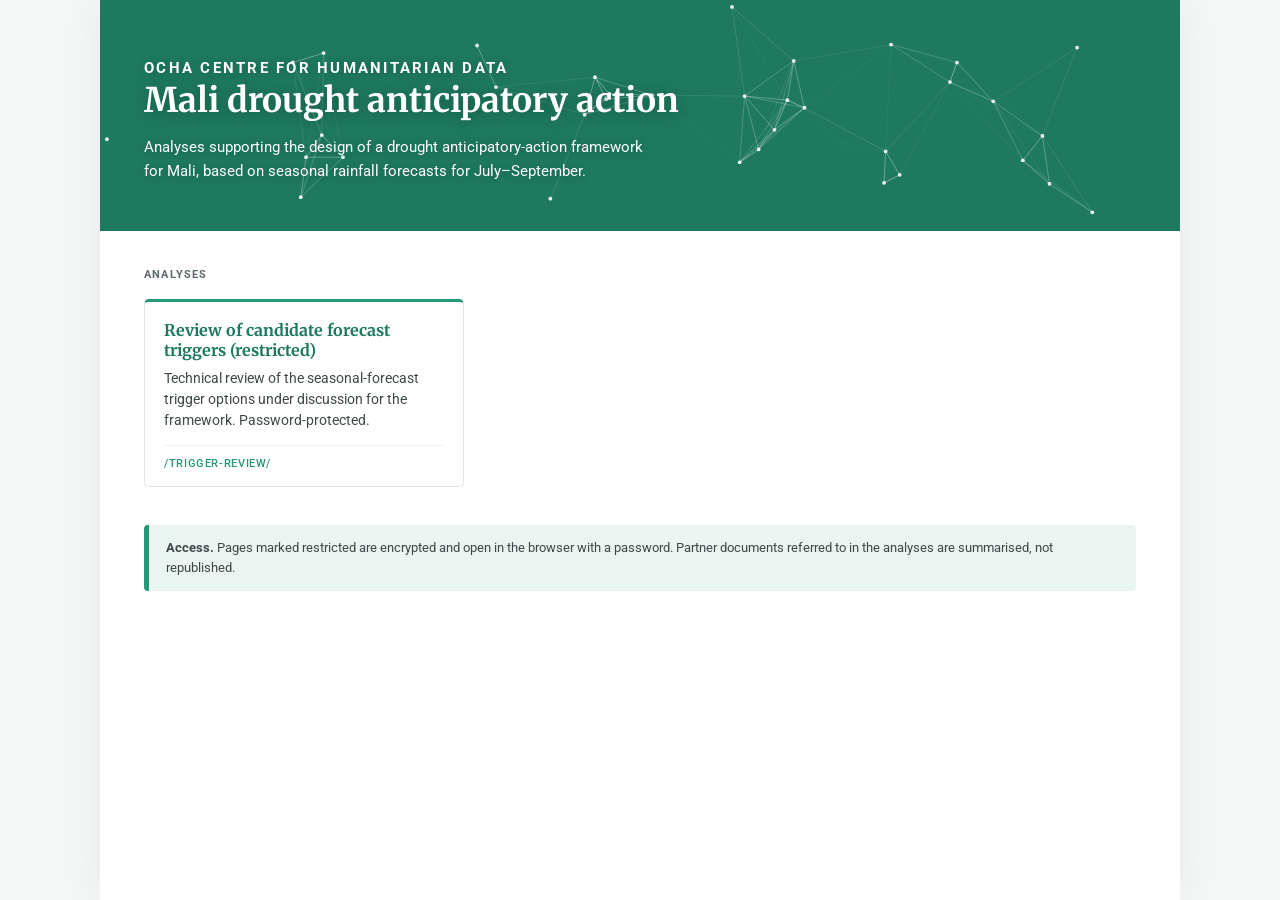
<file: pages/index.html>
<!DOCTYPE html>
<html lang="en">
<head>
<meta charset="utf-8">
<meta name="viewport" content="width=device-width, initial-scale=1">
<title>Mali drought anticipatory action — OCHA Centre for Humanitarian Data</title>
<meta name="description" content="Analyses for the Mali drought anticipatory-action framework.">
<link rel="preconnect" href="https://fonts.googleapis.com">
<link rel="preconnect" href="https://fonts.gstatic.com" crossorigin>
<link href="https://fonts.googleapis.com/css2?family=Merriweather:wght@700&family=Roboto:wght@400;500;700&display=swap" rel="stylesheet">
<link rel="stylesheet" href="assets/site.css">
</head>
<body>
<div class="wrap">

  <header class="hero">
    <canvas id="bg" aria-hidden="true"></canvas>
    <div class="inner">
      <p class="eyebrow">OCHA Centre for Humanitarian Data</p>
      <h1>Mali drought anticipatory action</h1>
      <p>Analyses supporting the design of a drought anticipatory-action framework for Mali,
         based on seasonal rainfall forecasts for July–September.</p>
    </div>
  </header>

  <main>
    <p class="label">Analyses</p>
    <div class="grid">

      <a class="k" href="trigger-review/">
        <h2>Review of candidate forecast triggers (restricted)</h2>
        <p>Technical review of the seasonal-forecast trigger options under discussion for the
           framework. Password-protected.</p>
        <span class="foot"><em>/trigger-review/</em></span>
      </a>

    </div>
  </main>

  <div class="note">
    <p><strong>Access.</strong> Pages marked restricted are encrypted and open in the browser
       with a password. Partner documents referred to in the analyses are summarised, not
       republished.</p>
  </div>

</div>

<script src="assets/hero.js" defer></script>
</body>
</html>
</file>
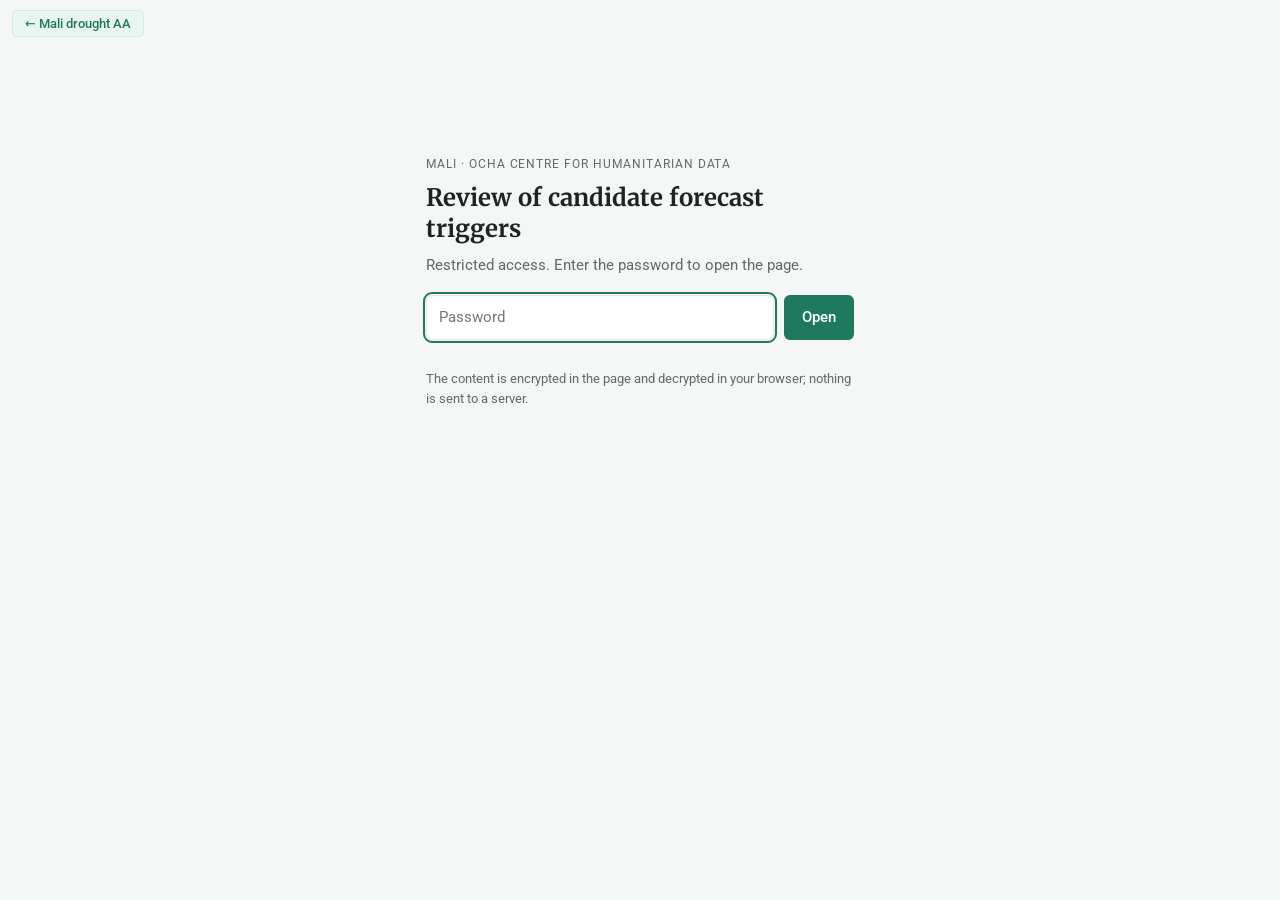
<file: pages/trigger-review/index.html>
<!DOCTYPE html>
<html lang="en">
<head>
<meta charset="utf-8">
<meta name="viewport" content="width=device-width, initial-scale=1">
<meta name="robots" content="noindex, nofollow">
<title>Mali drought · review of candidate forecast triggers</title>
<link rel="preconnect" href="https://fonts.googleapis.com">
<link rel="preconnect" href="https://fonts.gstatic.com" crossorigin>
<link href="https://fonts.googleapis.com/css2?family=Merriweather:wght@700&family=Roboto:wght@400;500;700&display=swap" rel="stylesheet">
<style>
  :root { color-scheme: light; --b6:#1e795f; --b05:#e9f5f1; --b1:#d4eae4;
    --n9:#1f2324; --n7:#5e6a6b; --n15:#e2e8e8; --n05:#f5f7f7; --e6:#9d372b; }
  * { box-sizing: border-box; }
  body { margin: 0; background: var(--n05); color: var(--n9); font: 400 15px/1.55 'Roboto', system-ui, sans-serif; }
  .home-link { display: inline-block; margin: 10px 12px; padding: 6px 12px; font: 500 13px/1 'Roboto', system-ui, sans-serif;
    color: var(--b6); background: var(--b05); border: 1px solid var(--b1); border-radius: 4px; text-decoration: none; }
  .home-link:hover { background: var(--b1); }
  .gate { max-width: 460px; margin: 12vh auto 0; padding: 0 16px; }
  .kicker { font-size: 12px; text-transform: uppercase; letter-spacing: .08em; color: var(--n7); margin: 0 0 8px; }
  h1 { font-family: 'Merriweather', Georgia, serif; font-size: 24px; line-height: 1.3; margin: 0 0 10px; }
  p { color: var(--n7); margin: 0 0 12px; }
  form { display: flex; gap: 10px; margin: 18px 0 10px; }
  input { flex: 1; font: inherit; padding: 10px 12px; border-radius: 6px; border: 1.5px solid var(--n15); background: #fff; color: var(--n9); }
  input:focus { outline: 2px solid var(--b6); outline-offset: 1px; }
  button { font: inherit; font-weight: 500; padding: 10px 18px; border-radius: 6px; border: 0; background: var(--b6); color: #fff; cursor: pointer; }
  button:disabled { opacity: .5; cursor: wait; }
  .err { color: var(--e6); font-size: 14px; min-height: 1.3em; margin: 0; }
  .lock { font-size: 13px; }
  [hidden] { display: none !important; }
</style>
</head>
<body>
<a class="home-link" href="../">← Mali drought AA</a>
<div class="gate" id="gate">
  <p class="kicker">Mali · OCHA Centre for Humanitarian Data</p>
  <h1>Review of candidate forecast triggers</h1>
  <p>Restricted access. Enter the password to open the page.</p>
  <form id="f" autocomplete="off">
    <input id="pw" type="password" placeholder="Password" aria-label="Password" required>
    <button id="go" type="submit">Open</button>
  </form>
  <p class="err" id="err" role="alert"></p>
  <p class="lock">The content is encrypted in the page and decrypted in your browser; nothing is sent to a server.</p>
</div>
<script>
var ITER=300000, KEY='mli-trigger-review';
function b64(s){var b=atob(s.replace(/\s+/g,"")),u=new Uint8Array(b.length);for(var i=0;i<b.length;i++)u[i]=b.charCodeAt(i);return u;}
async function decryptPage(pw){
  var raw=b64(await (await fetch('page.enc',{cache:'no-cache'})).text());
  var salt=raw.slice(0,16),iv=raw.slice(16,28),ct=raw.slice(28);
  var km=await crypto.subtle.importKey('raw',new TextEncoder().encode(pw),'PBKDF2',false,['deriveKey']);
  var key=await crypto.subtle.deriveKey({name:'PBKDF2',salt:salt,iterations:ITER,hash:'SHA-256'},km,{name:'AES-GCM',length:256},false,['decrypt']);
  return new TextDecoder().decode(await crypto.subtle.decrypt({name:'AES-GCM',iv:iv},key,ct));
}
async function attempt(pw,fromStore){
  var btn=document.getElementById('go'),err=document.getElementById('err');
  btn.disabled=true; err.textContent='';
  try{
    var html=await decryptPage(pw);
    try{ sessionStorage.setItem(KEY,pw); }catch(e){}
    document.open(); document.write(html); document.close();
  }catch(e){
    try{ sessionStorage.removeItem(KEY); }catch(_){}
    document.getElementById('gate').hidden=false;
    if(!fromStore){ err.textContent='Wrong password.'; document.getElementById('pw').select(); }
    btn.disabled=false;
  }
}
document.getElementById('f').addEventListener('submit',function(e){e.preventDefault(); attempt(document.getElementById('pw').value,false);});
var st=null; try{ st=sessionStorage.getItem(KEY); }catch(e){}
if(st){ document.getElementById('gate').hidden=true; attempt(st,true); } else { document.getElementById('pw').focus(); }
</script>
</body>
</html>
</file>
<file: pages/assets/site.css>
/* HDX v2 design tokens, copied from OCHA-DAP/ds-seas5-skill pages/assets/site.css (lineage:
 * ds-storm-impact-harmonisation → ds-geospatial-impact-estimates → ds-seas5-skill) so the team's Pages sites read as one
 * system. Copied via OCHA-DAP/ds-aa-bfa-drought. The restricted page carries its own gate styles.
 *
 * Light mode only, matching the reference: there is deliberately no prefers-color-scheme rule.
 * The only media queries are the 640px breakpoint and prefers-reduced-motion. */
:root {
  --b5:#269777; --b6:#1e795f; --b7:#18614c; --b05:#e9f5f1; --b1:#d4eae4;
  --n9:#1f2324; --n8:#3f4748; --n7:#5e6a6b; --n05:#f5f7f7;
}
* { box-sizing:border-box; }
body {
  margin:0; background:var(--n05); color:var(--n9);
  font-family:'Roboto',system-ui,-apple-system,'Segoe UI','Helvetica Neue',Arial,sans-serif;
  line-height:1.5;
}
.wrap { max-width:1080px; margin:0 auto; background:#fff; min-height:100vh;
        box-shadow:0 0 40px rgba(31,35,36,.06); }

/* ── hero ─────────────────────────────────────────────────────────────── */
.hero { position:relative; overflow:hidden; background:var(--b6); padding:56px 44px 48px; }
.hero canvas { position:absolute; inset:0; width:100%; height:100%; z-index:0; }
.hero .inner { position:relative; z-index:1; }
.eyebrow { font-size:11px; letter-spacing:.15em; text-transform:uppercase; font-weight:700;
           color:rgba(255,255,255,.88); margin:0 0 12px;
           text-shadow:0 1px 8px rgba(0,0,0,.25); }
.hero h1 { font-family:'Merriweather',Georgia,'Times New Roman',serif; font-weight:700;
           font-size:34px; line-height:1.2; color:#fff; margin:0 0 14px;
           text-shadow:0 2px 16px rgba(0,0,0,.28); }
.hero p { margin:0; font-size:15px; line-height:1.6; color:#fff; max-width:64ch;
          text-shadow:0 1px 10px rgba(0,0,0,.25); }

/* ── cards ────────────────────────────────────────────────────────────── */
main { padding:36px 44px 8px; }
.label { font-size:11px; font-weight:700; letter-spacing:.11em; text-transform:uppercase;
         color:var(--n7); margin:0 0 16px; }
.grid { display:grid; grid-template-columns:repeat(auto-fill,minmax(300px,1fr)); gap:16px; }

.k { display:flex; flex-direction:column; text-decoration:none; color:inherit;
     background:#fff; border:1px solid #e2e7e7; border-top:3px solid var(--b5);
     border-radius:5px; padding:18px 19px 14px;
     transition:box-shadow .18s ease, transform .18s ease; }
.k:hover, .k:focus-visible { box-shadow:0 4px 20px rgba(31,35,36,.10);
                             transform:translateY(-2px); outline:none; }
.k:focus-visible { border-color:var(--b5); box-shadow:0 0 0 3px var(--b1); }
.k h2 { font-family:'Merriweather',Georgia,serif; margin:0 0 8px; font-size:16px;
        font-weight:700; color:var(--b6); line-height:1.25; }
.k p { margin:0 0 14px; font-size:13.5px; color:var(--n8); line-height:1.55; flex:1; }
.k .foot { display:flex; justify-content:space-between; align-items:center; gap:10px;
           font-size:10.5px; color:var(--n7); text-transform:uppercase;
           letter-spacing:.06em; border-top:1px solid #f0f3f3; padding-top:10px; }
.k .foot em { font-style:normal; color:var(--b5); font-weight:500; }

.chip { display:inline-block; font-size:9px; padding:2.5px 7px; border-radius:10px;
        margin-left:7px; text-transform:uppercase; letter-spacing:.07em; font-weight:700;
        vertical-align:2.5px; font-family:'Roboto',sans-serif; }
.chip-ext { background:var(--b05); color:var(--b7); border:1px solid var(--b1); }

/* ── notes / footer ───────────────────────────────────────────────────── */
.note { margin:30px 44px 40px; padding:13px 17px; border-radius:4px;
        background:var(--b05); border-left:5px solid var(--b5);
        font-size:12.5px; color:var(--n8); line-height:1.6; }
.note code { background:#fff; border:1px solid var(--b1); padding:1.5px 6px;
             border-radius:3px; font-size:11.5px; color:var(--b7); }
.note a { color:var(--b6); }
.note p { margin:0 0 9px; }
.note p:last-child { margin-bottom:0; }

@media (max-width:640px) {
  .hero { padding:40px 22px 34px; }
  .hero h1 { font-size:26px; }
  main { padding:26px 22px 4px; }
  .note { margin:24px 22px 32px; }
}
/* Respect users who ask for less motion — the canvas paints one static frame. */
@media (prefers-reduced-motion:reduce) { .hero canvas { animation:none; } }

/* ── feature card (the app) ───────────────────────────────────────────────
 * The app had been at / until the Pages restructure, so most people reaching
 * this page were trying to reach IT. It gets its own row and a screenshot:
 * someone who knows the tool recognises it far faster than they read a card.
 *
 * The image is a flex ITEM, not a background, so it keeps its intrinsic ratio
 * and cannot crop the map's edges away at an unlucky viewport. */
.grid-one { grid-template-columns:1fr; }
.label-2 { margin-top:30px; }

.k-feature { flex-direction:row; align-items:stretch; gap:0; padding:0; overflow:hidden; }
.k-feature .body { display:flex; flex-direction:column; padding:18px 19px 14px;
                   flex:1 1 48%; min-width:0; }
/* .k p grows by default so the foot sits at the bottom of a text-only card. In
 * the feature card the image already sets the height, so growing the paragraph
 * just opens a gap between it and the line beneath. Let the text sit at the top
 * and push the FOOT down instead. */
.k-feature .body p { flex:0 0 auto; margin-bottom:10px; }
.k-feature .shot { flex:1 1 52%; min-width:0; display:flex; align-items:flex-start;
                   background:var(--n05); border-left:1px solid #eef1f1; }
.k-feature .shot img { width:100%; height:auto; display:block; }
/* The right-hand cell of the foot is a plain span, not the /path/ em — say where
 * the reader has just come from, since that is the question they arrived with. */
.k-feature .foot span { color:var(--n7); }

@media (max-width:760px) {
  /* Stack before the text column gets too narrow to read; the screenshot is
     still worth showing, just beneath rather than beside. */
  .k-feature { flex-direction:column; }
  .k-feature .shot { border-left:0; border-top:1px solid #eef1f1; }
}
.k-feature .views { flex:0 0 auto; font-size:12px; color:var(--n7);
                    line-height:1.7; margin-bottom:14px; }
.k-feature .foot { margin-top:auto; }
</file>
